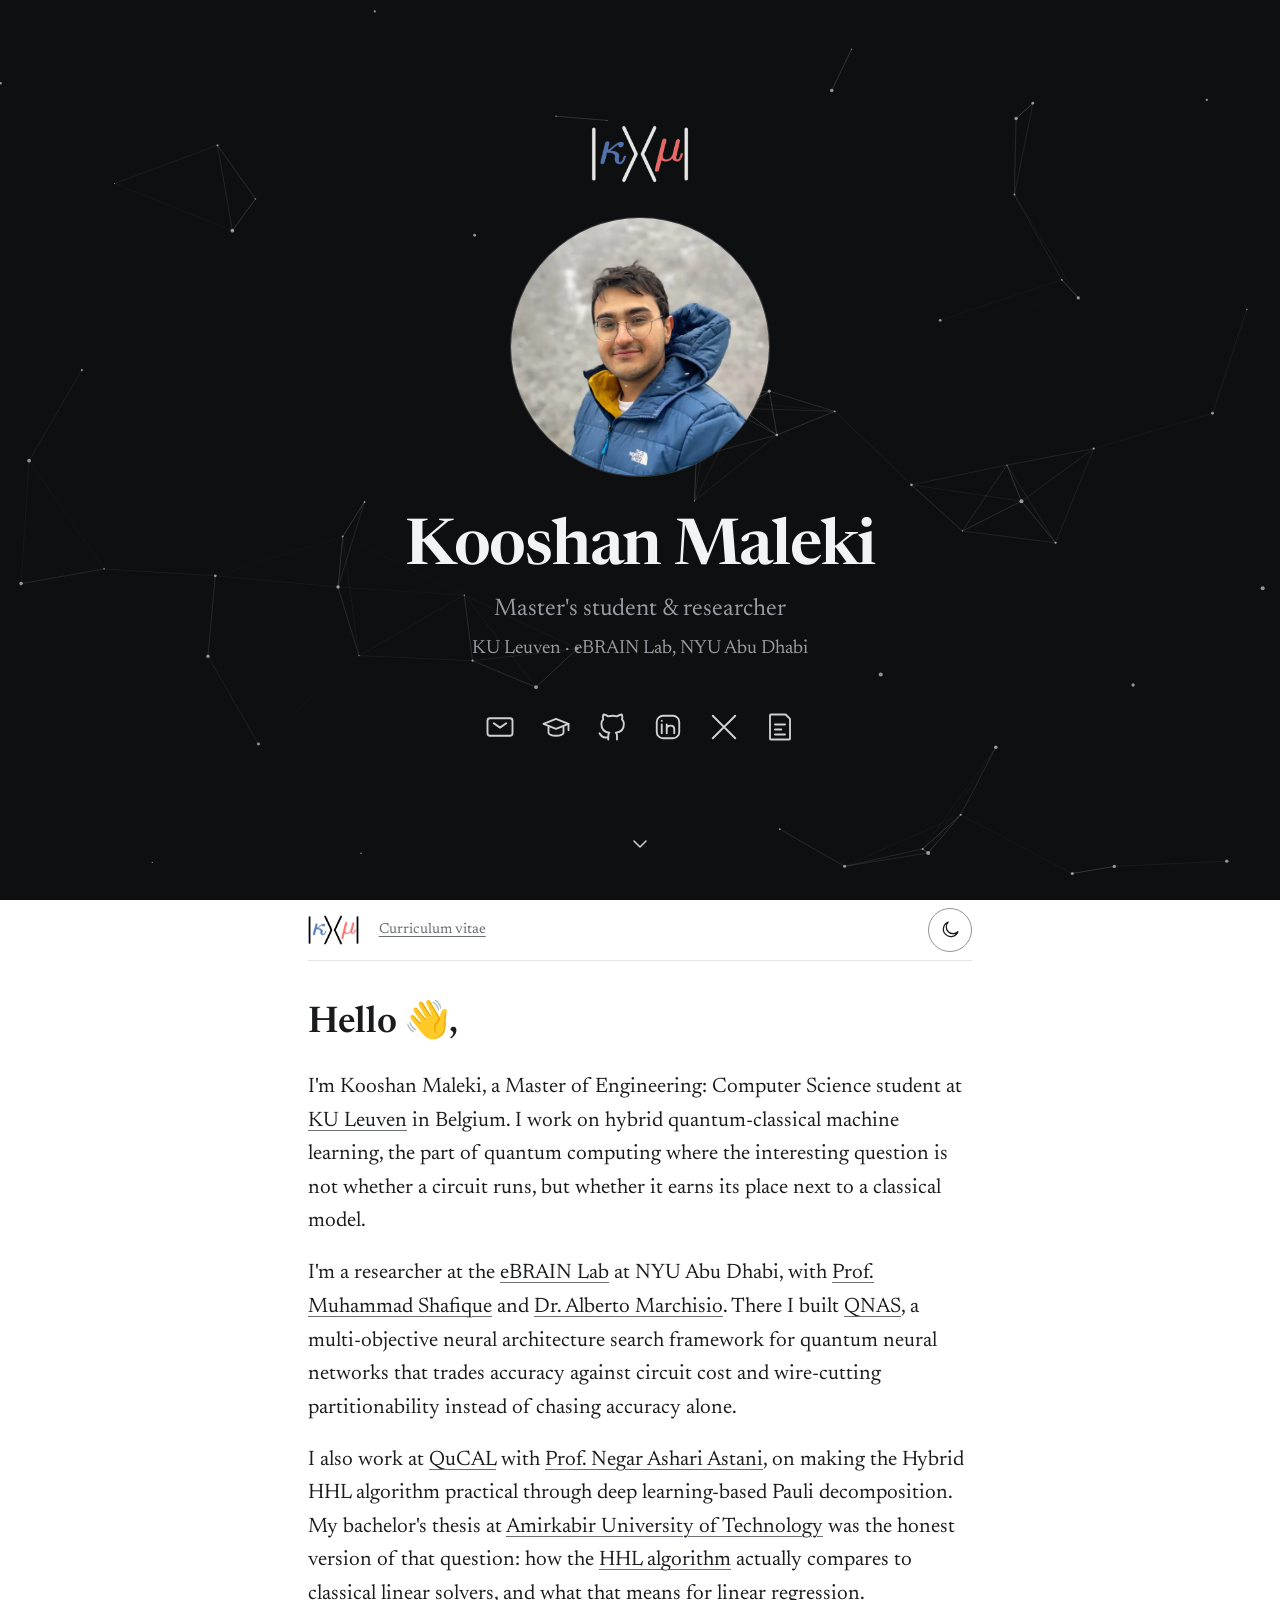
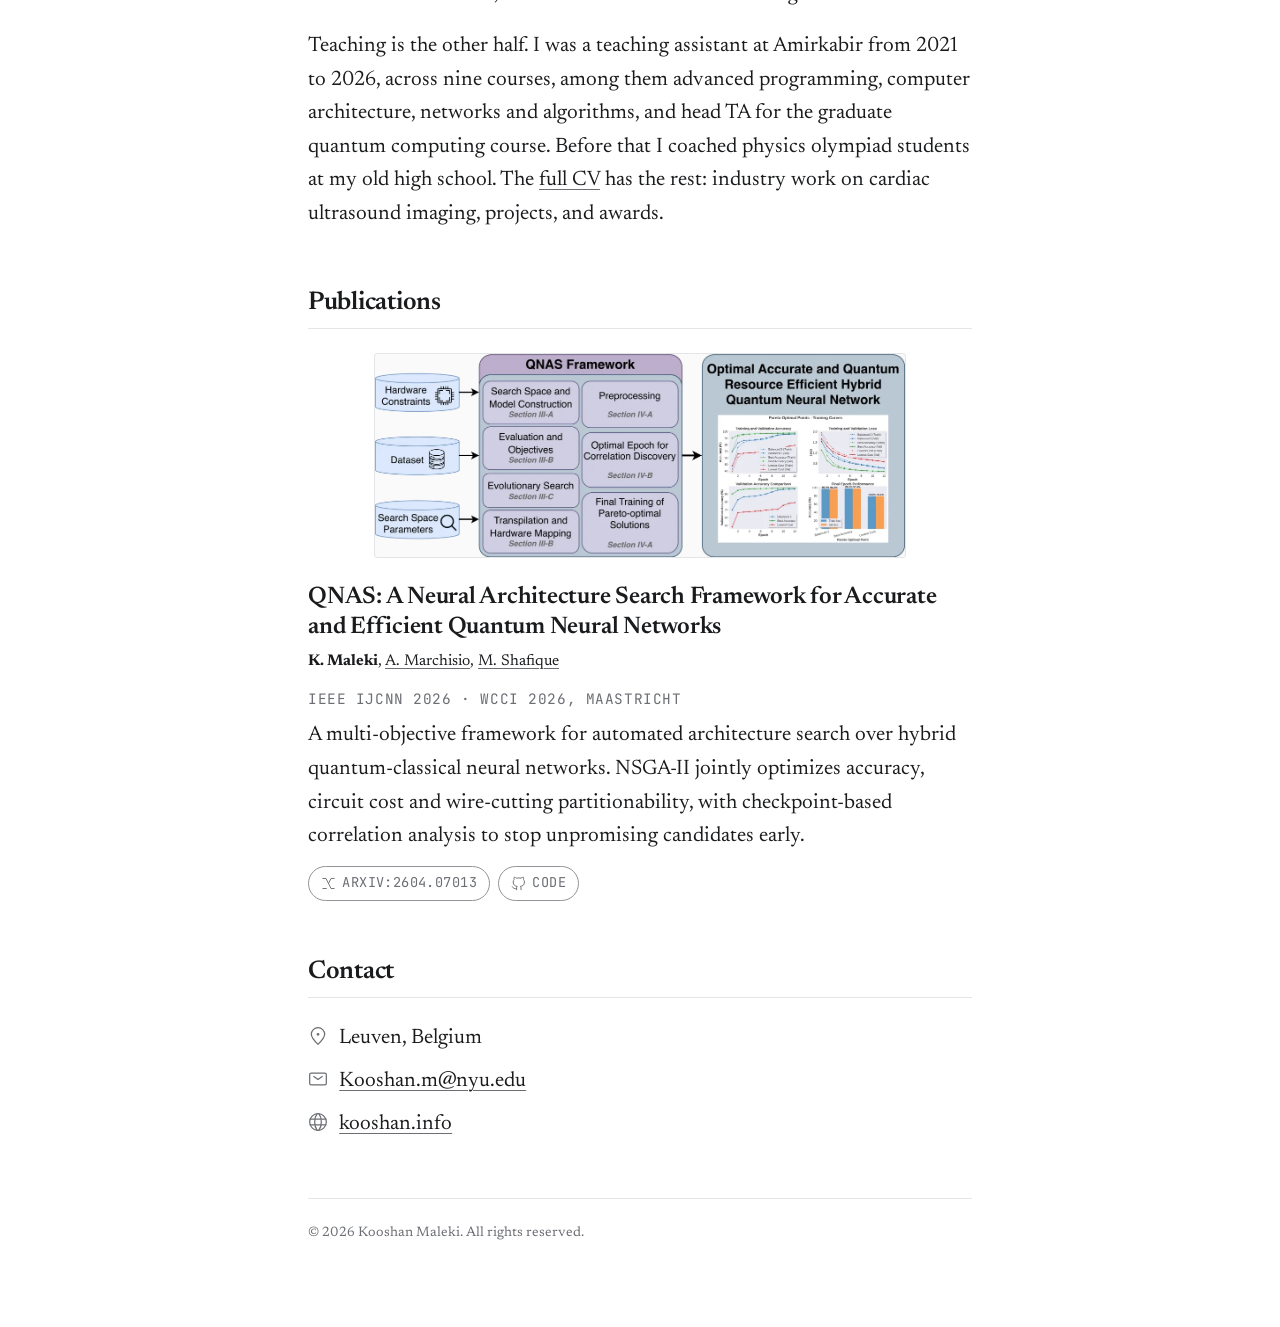
<file: index.html>
<!DOCTYPE html>
<html lang="en" data-theme="light">

<head>
  <meta charset="utf-8">
  <meta name="viewport" content="width=device-width, initial-scale=1">

  <title>Kooshan Maleki</title>
  <meta name="description"
    content="Kooshan Maleki is a Master of Engineering: Computer Science student at KU Leuven and a researcher at the eBRAIN Lab, NYU Abu Dhabi, working on hybrid quantum-classical machine learning. QNAS, arXiv:2604.07013, IEEE IJCNN 2026.">
  <meta name="author" content="Kooshan Maleki">
  <meta name="robots" content="index, follow">
  <link rel="canonical" href="https://kooshan.info">

  <meta property="og:title" content="Kooshan Maleki">
  <meta property="og:description"
    content="Master's student at KU Leuven and researcher in hybrid quantum-classical machine learning. QNAS, arXiv:2604.07013, IEEE IJCNN 2026.">
  <meta property="og:type" content="website">
  <meta property="og:url" content="https://kooshan.info">
  <meta property="og:image" content="https://kooshan.info/static/profile-og.jpg">
  <meta name="twitter:card" content="summary">
  <meta name="twitter:title" content="Kooshan Maleki">
  <meta name="twitter:description"
    content="Master's student at KU Leuven and researcher in hybrid quantum-classical machine learning. QNAS, arXiv:2604.07013, IEEE IJCNN 2026.">
  <meta name="twitter:image" content="https://kooshan.info/static/profile-og.jpg">
  <meta name="theme-color" content="#0e0f11">

  <link rel="icon" href="static/icon.webp" type="image/webp">
  <link rel="icon" href="static/icon.png" type="image/png">
  <link rel="apple-touch-icon" href="static/icon.png">

  <link rel="preconnect" href="https://fonts.googleapis.com">
  <link rel="preconnect" href="https://fonts.gstatic.com" crossorigin>
  <link rel="preload" as="image" href="static/profile.webp">
  <link
    href="https://fonts.googleapis.com/css2?family=Newsreader:ital,opsz,wght@0,6..72,400;0,6..72,600;1,6..72,400&family=JetBrains+Mono:wght@400;500&display=swap"
    rel="stylesheet">
  <link rel="stylesheet" href="styles.css">

  <script>
    // Set the theme before first paint so there is no flash of the wrong one.
    (function () {
      var saved = null;
      try { saved = localStorage.getItem('theme'); } catch (e) { }
      var dark = saved ? saved === 'dark' : matchMedia('(prefers-color-scheme: dark)').matches;
      document.documentElement.setAttribute('data-theme', dark ? 'dark' : 'light');
    })();
  </script>

  <script type="application/ld+json">
    {
      "@context": "https://schema.org",
      "@type": "Person",
      "name": "Kooshan Maleki",
      "url": "https://kooshan.info",
      "image": "https://kooshan.info/static/profile-og.jpg",
      "jobTitle": "Master's Student and Researcher",
      "email": "mailto:Kooshan.m@nyu.edu",
      "affiliation": [
        {
          "@type": "CollegeOrUniversity",
          "name": "KU Leuven"
        },
        {
          "@type": "Organization",
          "name": "eBRAIN Lab, NYU Abu Dhabi"
        }
      ],
      "alumniOf": {
        "@type": "CollegeOrUniversity",
        "name": "Amirkabir University of Technology"
      },
      "knowsAbout": ["Quantum Computing", "Quantum Machine Learning", "Neural Architecture Search"],
      "sameAs": [
        "https://github.com/Kooshano",
        "https://www.linkedin.com/in/Kooshan-Maleki",
        "https://x.com/Kooshanoo",
        "https://scholar.google.com/citations?user=Y-WZ4wkAAAAJ"
      ]
    }
  </script>
</head>

<body>
  <a class="skip-link" href="#main">Skip to main content</a>

  <!-- Icon sprite. Thin stroke, currentColor, so it follows the theme. -->
  <svg xmlns="http://www.w3.org/2000/svg" style="display:none" aria-hidden="true">
    <symbol id="i-mail" viewBox="0 0 24 24">
      <path d="M7 9l5 3.5L17 9" />
      <path d="M2 17V7a2 2 0 012-2h16a2 2 0 012 2v10a2 2 0 01-2 2H4a2 2 0 01-2-2z" />
    </symbol>
    <symbol id="i-scholar" viewBox="0 0 24 24">
      <path d="M2 9.5L12 5.5l10 4-10 4-10-4z" />
      <path d="M6 11.9v4.6c0 1.4 2.7 2.5 6 2.5s6-1.1 6-2.5v-4.6" />
      <path d="M22 9.5v5" />
    </symbol>
    <symbol id="i-github" viewBox="0 0 24 24">
      <path
        d="M16 22.027v-2.87a3.37 3.37 0 00-.94-2.61c3.14-.35 6.44-1.54 6.44-7a5.44 5.44 0 00-1.5-3.75 5.07 5.07 0 00-.09-3.77s-1.18-.35-3.91 1.48a13.38 13.38 0 00-7 0c-2.73-1.83-3.91-1.48-3.91-1.48A5.07 5.07 0 005 5.797a5.44 5.44 0 00-1.5 3.78c0 5.42 3.3 6.61 6.44 7a3.37 3.37 0 00-.94 2.58v2.87M9 20.027c-3 .973-5.5 0-7-3" />
    </symbol>
    <symbol id="i-linkedin" viewBox="0 0 24 24">
      <path d="M21 8v8a5 5 0 01-5 5H8a5 5 0 01-5-5V8a5 5 0 015-5h8a5 5 0 015 5zM7 17v-7" />
      <path d="M11 17v-3.25M11 10v3.75m0 0c0-3.75 6-3.75 6 0V17M7 7.01l.01-.011" />
    </symbol>
    <symbol id="i-x" viewBox="0 0 24 24">
      <path d="M3 3l18 18M21 3L3 21" />
    </symbol>
    <symbol id="i-doc" viewBox="0 0 24 24">
      <path d="M4 21.4V2.6a.6.6 0 01.6-.6h11.652a.6.6 0 01.424.176l3.148 3.148A.6.6 0 0120 5.75V21.4a.6.6 0 01-.6.6H4.6a.6.6 0 01-.6-.6z" />
      <path d="M8 10h8M8 18h8M8 14h5" />
    </symbol>
    <symbol id="i-chevron-down" viewBox="0 0 24 24">
      <path d="M6 9l6 6 6-6" />
    </symbol>
    <symbol id="i-sun" viewBox="0 0 24 24">
      <path d="M12 18a6 6 0 100-12 6 6 0 000 12z" />
      <path d="M12 2v1M12 21v1M21 12h1M2 12h1M18.36 5.64l.7-.7M4.94 19.06l.7-.7M18.36 18.36l.7.7M4.94 4.94l.7.7" />
    </symbol>
    <symbol id="i-moon" viewBox="0 0 24 24">
      <path d="M21.5 14.08A9 9 0 119.92 2.5 7 7 0 0021.5 14.08z" />
    </symbol>
    <symbol id="i-pin" viewBox="0 0 24 24">
      <path d="M20 10c0 4.418-8 12-8 12s-8-7.582-8-12a8 8 0 1116 0z" />
      <path d="M12 11a1 1 0 100-2 1 1 0 000 2z" />
    </symbol>
    <symbol id="i-globe" viewBox="0 0 24 24">
      <path d="M12 22c5.523 0 10-4.477 10-10S17.523 2 12 2 2 6.477 2 12s4.477 10 10 10z" />
      <path d="M13 2.05S16 6 16 12s-3 9.95-3 9.95M11 21.95S8 18 8 12s3-9.95 3-9.95M2.63 15.5H21.4M2.63 8.5H21.4" />
    </symbol>
    <symbol id="i-star" viewBox="0 0 24 24">
      <path
        d="M8.587 8.236l2.598-5.232a.911.911 0 011.63 0l2.598 5.232 5.808.844a.902.902 0 01.503 1.542l-4.202 4.07.992 5.75c.127.738-.653 1.3-1.32.952L12 18.678l-5.195 2.716c-.666.349-1.446-.214-1.319-.951l.992-5.75-4.202-4.071a.902.902 0 01.503-1.542l5.808-.844z" />
    </symbol>
    <symbol id="i-arxiv" viewBox="0 0 24 24">
      <path d="M3 4h5l8 16h5" />
      <path d="M21 4h-5l-3.2 6.4" />
      <path d="M8.5 20H3" />
    </symbol>
  </svg>

  <header class="hero">
    <canvas class="hero-canvas" id="heroCanvas" aria-hidden="true"></canvas>

    <div class="hero-inner">
      <!-- Hero is dark in both themes, so it always takes the light-ink logo. -->
      <img class="hero-logo" src="static/logo-dark.webp" width="304" height="180"
        alt="Kooshan Maleki's logo: the bra-ket expression |κ⟩⟨μ|">
      <img class="hero-photo" src="static/profile.webp" width="600" height="600" fetchpriority="high"
        alt="Kooshan Maleki">
      <h1 class="hero-name">Kooshan Maleki</h1>
      <p class="hero-role">Master's student &amp; researcher</p>
      <p class="hero-place">KU Leuven &middot; eBRAIN Lab, NYU Abu Dhabi</p>

      <nav class="hero-icons" aria-label="Profiles">
        <a class="icon-link" href="mailto:Kooshan.m@nyu.edu" aria-label="Email" title="Email">
          <svg width="24" height="24" fill="none" stroke="currentColor" stroke-width="1.5" stroke-linecap="round"
            stroke-linejoin="round" aria-hidden="true">
            <use href="#i-mail" /></svg>
        </a>
        <a class="icon-link" href="https://scholar.google.com/citations?user=Y-WZ4wkAAAAJ&amp;hl=en" target="_blank"
          rel="noopener noreferrer" aria-label="Google Scholar" title="Google Scholar">
          <svg width="24" height="24" fill="none" stroke="currentColor" stroke-width="1.5" stroke-linecap="round"
            stroke-linejoin="round" aria-hidden="true">
            <use href="#i-scholar" /></svg>
        </a>
        <a class="icon-link" href="https://github.com/Kooshano" target="_blank" rel="noopener noreferrer"
          aria-label="GitHub" title="GitHub">
          <svg width="24" height="24" fill="none" stroke="currentColor" stroke-width="1.5" stroke-linecap="round"
            stroke-linejoin="round" aria-hidden="true">
            <use href="#i-github" /></svg>
        </a>
        <a class="icon-link" href="https://www.linkedin.com/in/Kooshan-Maleki" target="_blank" rel="noopener noreferrer"
          aria-label="LinkedIn" title="LinkedIn">
          <svg width="24" height="24" fill="none" stroke="currentColor" stroke-width="1.5" stroke-linecap="round"
            stroke-linejoin="round" aria-hidden="true">
            <use href="#i-linkedin" /></svg>
        </a>
        <a class="icon-link" href="https://x.com/Kooshanoo" target="_blank" rel="noopener noreferrer" aria-label="X" title="X">
          <svg width="24" height="24" fill="none" stroke="currentColor" stroke-width="1.5" stroke-linecap="round"
            stroke-linejoin="round" aria-hidden="true">
            <use href="#i-x" /></svg>
        </a>
        <a class="icon-link" href="cv/" aria-label="Curriculum Vitae" title="Curriculum Vitae">
          <svg width="24" height="24" fill="none" stroke="currentColor" stroke-width="1.5" stroke-linecap="round"
            stroke-linejoin="round" aria-hidden="true">
            <use href="#i-doc" /></svg>
        </a>
      </nav>
    </div>

    <a class="icon-link hero-scroll" href="#main" aria-label="Scroll down">
      <svg width="24" height="24" fill="none" stroke="currentColor" stroke-width="1.5" stroke-linecap="round"
        stroke-linejoin="round" aria-hidden="true">
        <use href="#i-chevron-down" /></svg>
    </a>
  </header>

  <div class="column" id="main">
    <div class="bar">
      <span class="bar-logo">
        <img class="logo-light" src="static/logo-light.webp" width="304" height="180"
          alt="Kooshan Maleki's logo: the bra-ket expression |κ⟩⟨μ|">
        <img class="logo-dark" src="static/logo-dark.webp" width="304" height="180" alt="" aria-hidden="true">
      </span>
      <a class="bar-link" href="cv/">Curriculum vitae</a>
      <button class="theme-toggle" type="button" aria-label="Switch theme">
        <svg width="20" height="20" class="icon-sun" fill="none" stroke="currentColor" stroke-width="1.5"
          stroke-linecap="round" stroke-linejoin="round" aria-hidden="true">
          <use href="#i-sun" /></svg>
        <svg width="20" height="20" class="icon-moon" fill="none" stroke="currentColor" stroke-width="1.5"
          stroke-linecap="round" stroke-linejoin="round" aria-hidden="true">
          <use href="#i-moon" /></svg>
      </button>
    </div>

    <main>
      <h1>Hello 👋,</h1>

      <p>
        I'm Kooshan Maleki, a Master of Engineering: Computer Science student at
        <a href="https://www.kuleuven.be" target="_blank" rel="noopener noreferrer">KU Leuven</a>
        in Belgium. I work on hybrid quantum-classical machine learning, the part of quantum computing
        where the interesting question is not whether a circuit runs, but whether it earns its place next
        to a classical model.
      </p>

      <p>
        I'm a researcher at the
        <a href="https://ebrain4everyone.com" target="_blank" rel="noopener noreferrer">eBRAIN Lab</a>
        at NYU Abu Dhabi, with
        <a href="https://scholar.google.com/citations?user=xSR276UAAAAJ&amp;hl=en" target="_blank"
          rel="noopener noreferrer">Prof. Muhammad Shafique</a> and
        <a href="https://scholar.google.com/citations?user=6QPlLnAAAAAJ&amp;hl=en" target="_blank"
          rel="noopener noreferrer">Dr. Alberto Marchisio</a>. There I built
        <a href="#publications">QNAS</a>, a multi-objective neural architecture search framework for quantum
        neural networks that trades accuracy against circuit cost and wire-cutting partitionability instead of
        chasing accuracy alone.
      </p>

      <p>
        I also work at <a href="https://qucal.aut.ac.ir" target="_blank" rel="noopener noreferrer">QuCAL</a>
        with <a href="https://infoscience.epfl.ch/entities/person/1ffb2690-902e-4d17-94ff-0d7d05c74138" target="_blank"
          rel="noopener noreferrer">Prof. Negar Ashari Astani</a>, on making the Hybrid HHL algorithm practical
        through deep learning-based Pauli decomposition. My bachelor's thesis at
        <a href="https://aut.ac.ir" target="_blank" rel="noopener noreferrer">Amirkabir University of Technology</a>
        was the honest version of that question: how the
        <a href="https://github.com/Kooshano/HHL" target="_blank" rel="noopener noreferrer">HHL algorithm</a>
        actually compares to classical linear solvers, and what that means for linear regression.
      </p>

      <p>
        Teaching is the other half. I was a teaching assistant at Amirkabir from 2021 to 2026, across nine courses,
        among them advanced programming, computer architecture, networks and algorithms, and head TA for the
        graduate quantum computing course. Before that I coached physics olympiad students at my old high school. The
        <a href="cv/">full CV</a> has the rest: industry work on cardiac ultrasound imaging, projects, and awards.
      </p>

      <!-- A paragraph about life outside research goes well here: what you read,
           watch, play or build for its own sake. Written by you, not for you. -->


      <section id="publications">
        <h2>Publications</h2>

        <article class="entry">
          <div class="figure">
            <img src="static/novelty.webp" width="1200" height="461" loading="lazy" decoding="async"
              alt="QNAS pipeline: search space, NSGA-II optimization, and Pareto-optimal architecture selection">
          </div>
          <h3>QNAS: A Neural Architecture Search Framework for Accurate and Efficient Quantum Neural Networks</h3>
          <p class="authors"><strong>K. Maleki</strong>,
            <a href="https://scholar.google.com/citations?user=6QPlLnAAAAAJ&amp;hl=en" target="_blank"
              rel="noopener noreferrer">A. Marchisio</a>,
            <a href="https://scholar.google.com/citations?user=xSR276UAAAAJ&amp;hl=en" target="_blank"
              rel="noopener noreferrer">M. Shafique</a>
          </p>
          <span class="meta venue">IEEE IJCNN 2026 &middot; WCCI 2026, Maastricht</span>
          <p>
            A multi-objective framework for automated architecture search over hybrid quantum-classical neural
            networks. NSGA-II jointly optimizes accuracy, circuit cost and wire-cutting partitionability, with
            checkpoint-based correlation analysis to stop unpromising candidates early.
          </p>
          <p class="links">
            <a class="button" href="https://arxiv.org/abs/2604.07013" target="_blank" rel="noopener noreferrer">
              <svg fill="none" stroke="currentColor" stroke-width="1.5" stroke-linecap="round" stroke-linejoin="round"
                aria-hidden="true">
                <use href="#i-arxiv" /></svg>
              arXiv:2604.07013
            </a>
            <a class="button" data-repo="Kooshano/QNAS" href="https://github.com/Kooshano/QNAS" target="_blank"
              rel="noopener noreferrer">
              <svg fill="none" stroke="currentColor" stroke-width="1.5" stroke-linecap="round" stroke-linejoin="round"
                aria-hidden="true">
                <use href="#i-github" /></svg>
              Code
              <span class="stars">
                <svg width="12" height="12" fill="none" stroke="currentColor" stroke-width="1.5" stroke-linecap="round"
                  stroke-linejoin="round" aria-hidden="true">
                  <use href="#i-star" /></svg>
                <span class="stars-count"></span>
              </span>
            </a>
          </p>
        </article>
      </section>

      <section id="contact">
        <h2>Contact</h2>
        <ul class="contact-list">
          <li>
            <svg fill="none" stroke="currentColor" stroke-width="1.5" stroke-linecap="round" stroke-linejoin="round"
              aria-hidden="true">
              <use href="#i-pin" /></svg>
            <span>Leuven, Belgium</span>
          </li>
          <li>
            <svg fill="none" stroke="currentColor" stroke-width="1.5" stroke-linecap="round" stroke-linejoin="round"
              aria-hidden="true">
              <use href="#i-mail" /></svg>
            <a href="mailto:Kooshan.m@nyu.edu">Kooshan.m@nyu.edu</a>
          </li>
          <li>
            <svg fill="none" stroke="currentColor" stroke-width="1.5" stroke-linecap="round" stroke-linejoin="round"
              aria-hidden="true">
              <use href="#i-globe" /></svg>
            <a href="https://kooshan.info">kooshan.info</a>
          </li>
        </ul>
      </section>
    </main>

    <footer>
      <p>&copy; <time datetime="2026">2026</time> Kooshan Maleki. All rights reserved.</p>
    </footer>
  </div>

  <script src="script.js"></script>
</body>

</html>
</file>
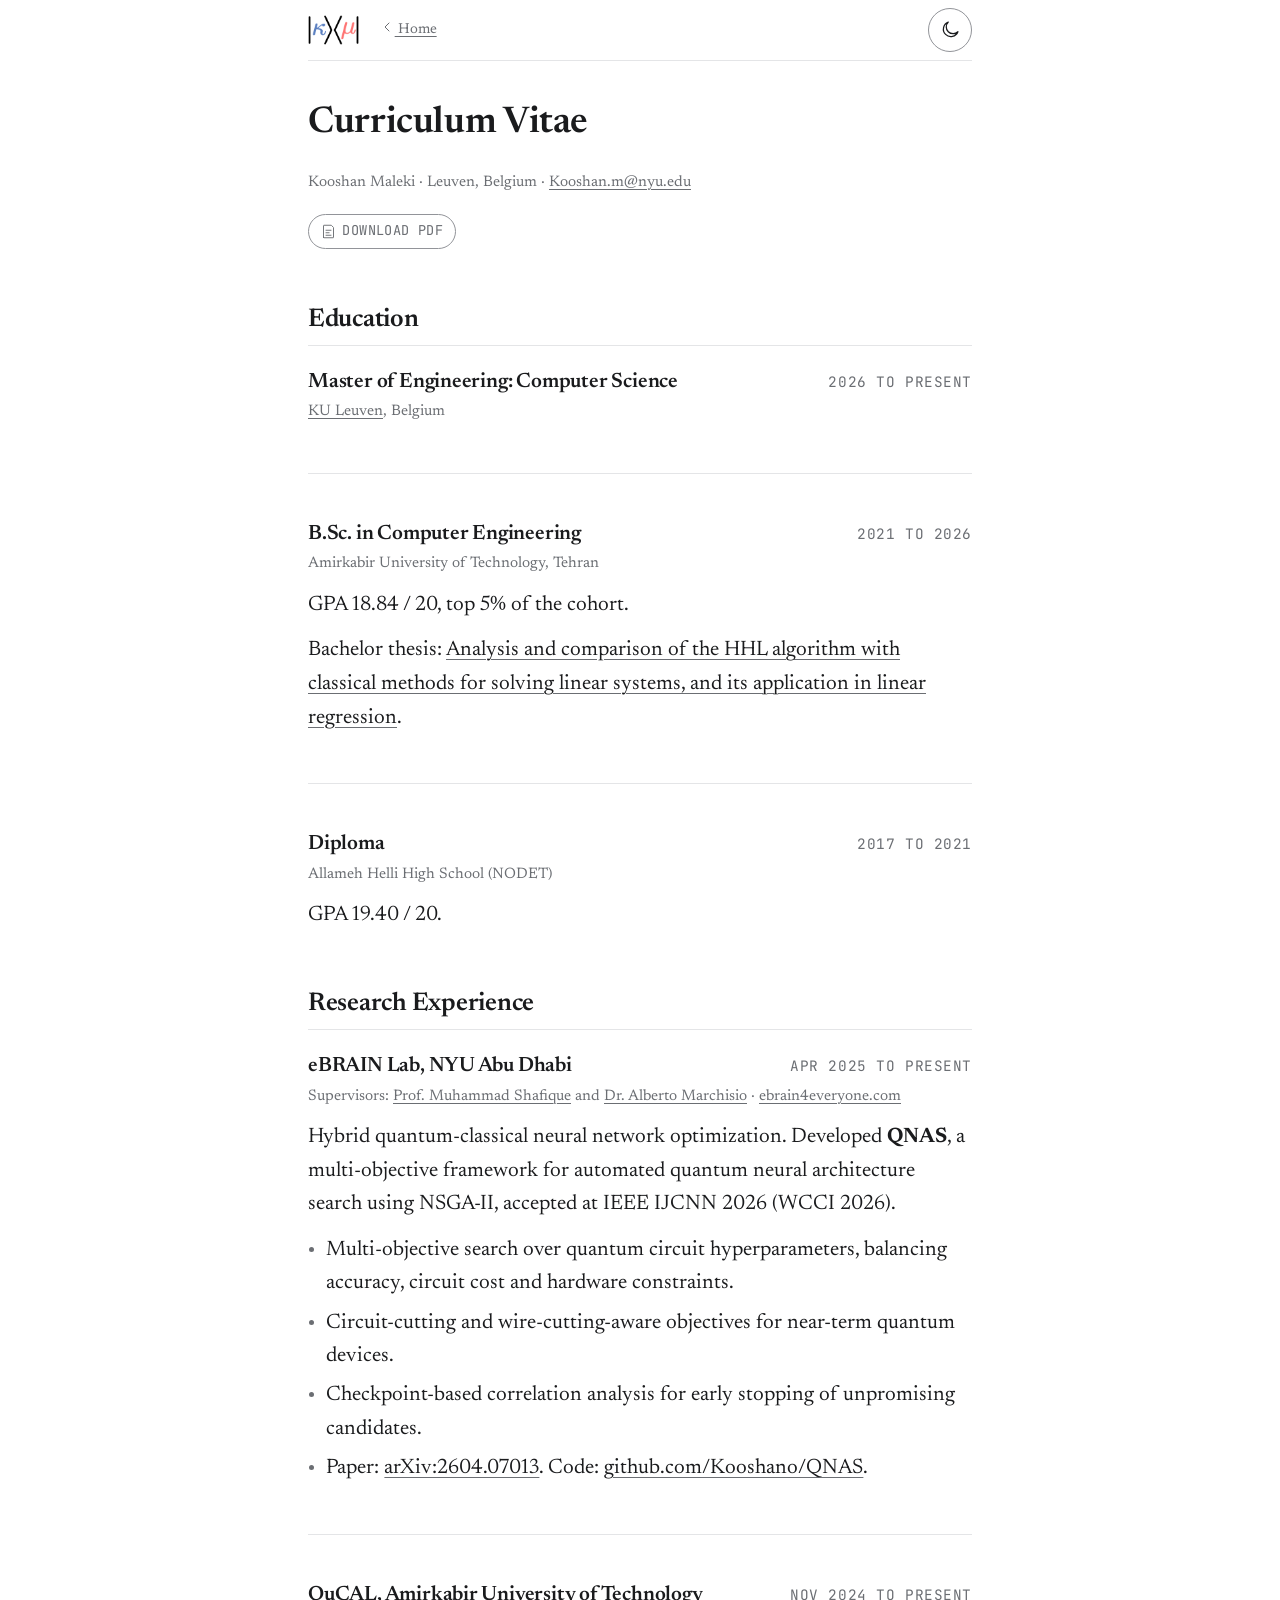
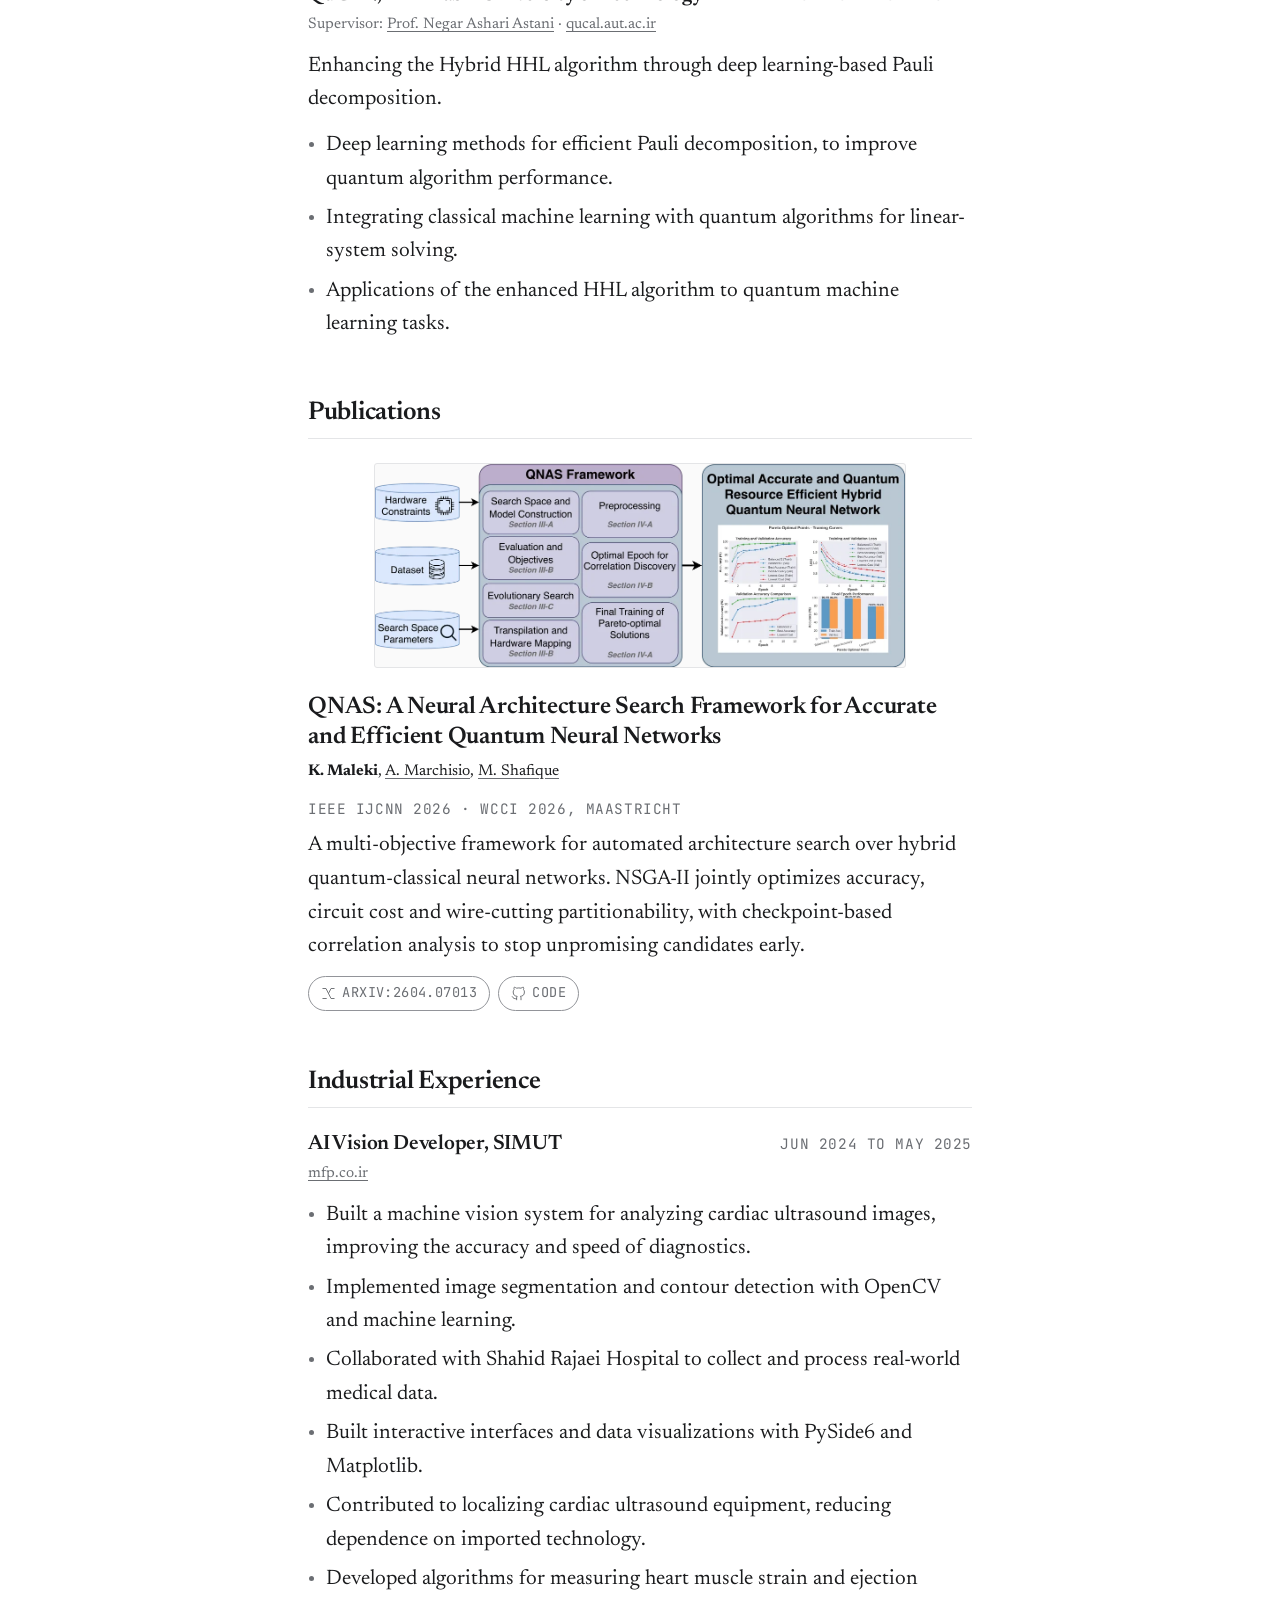
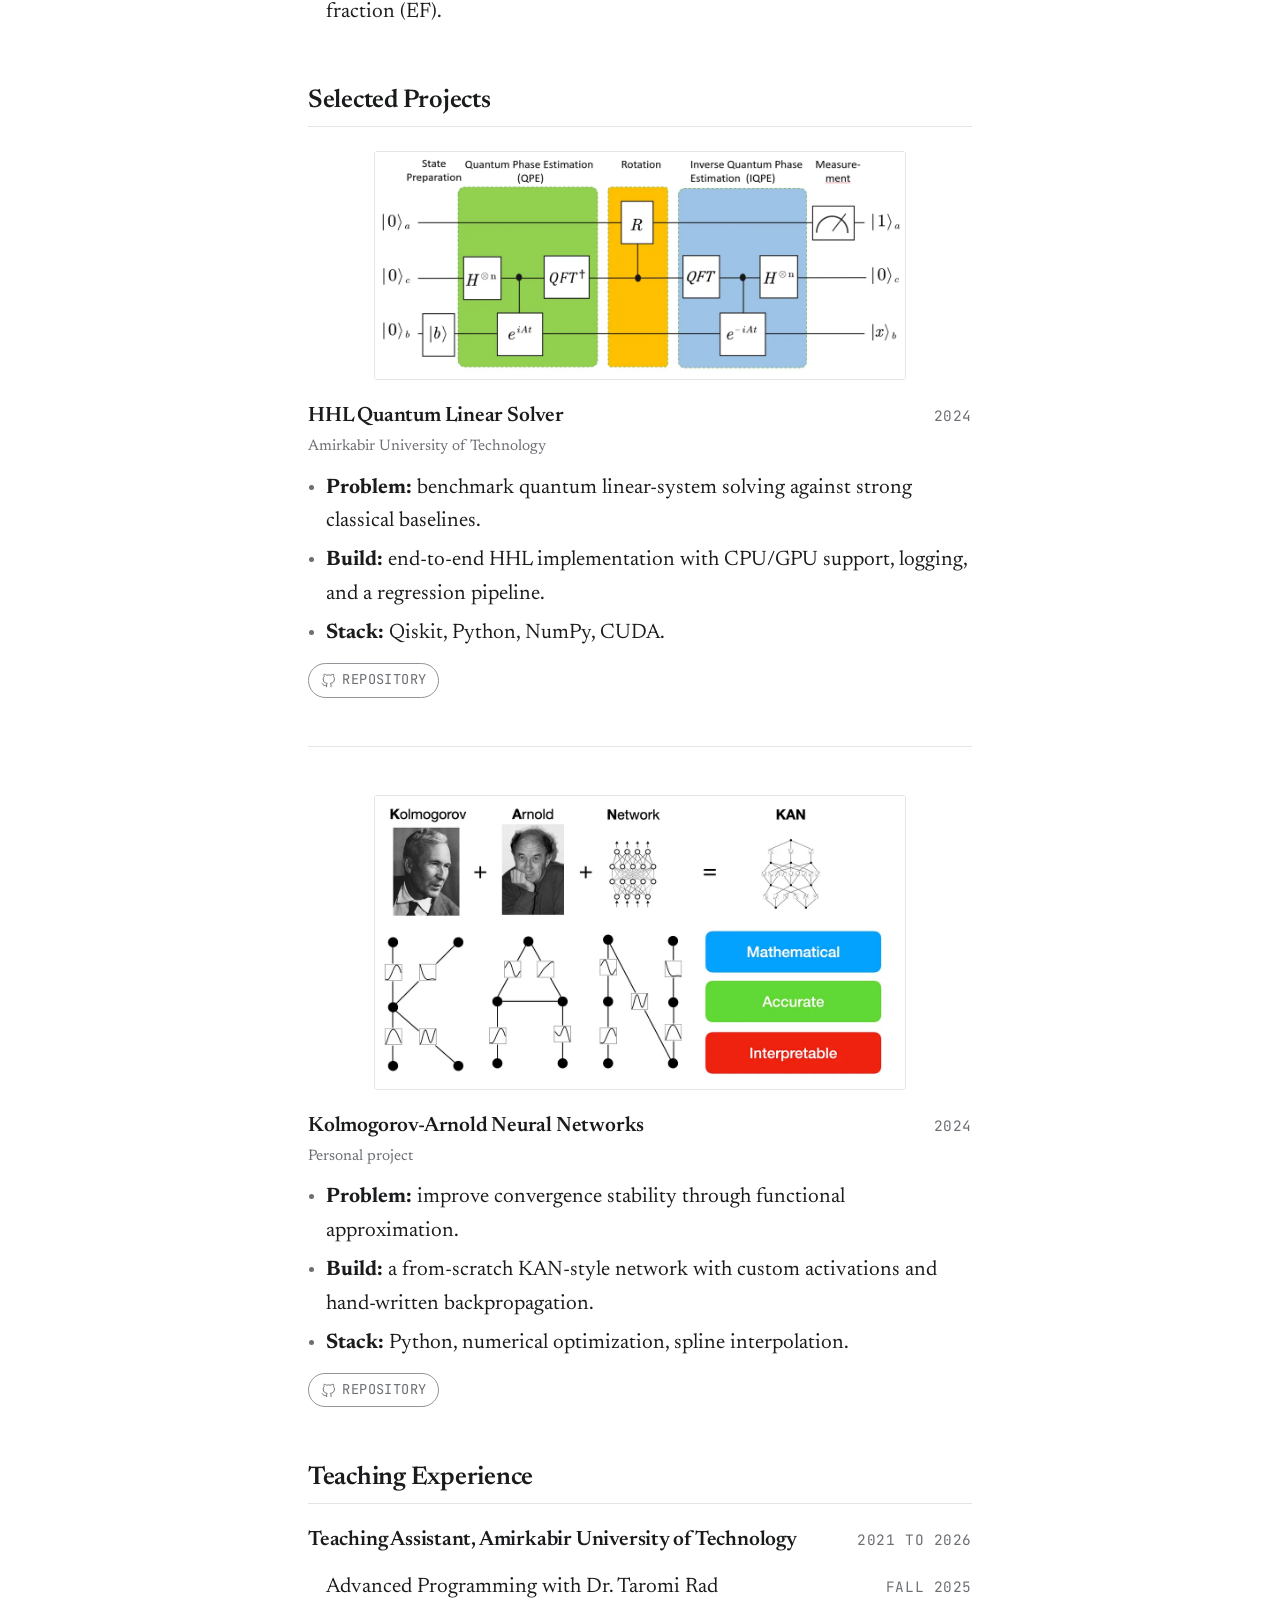
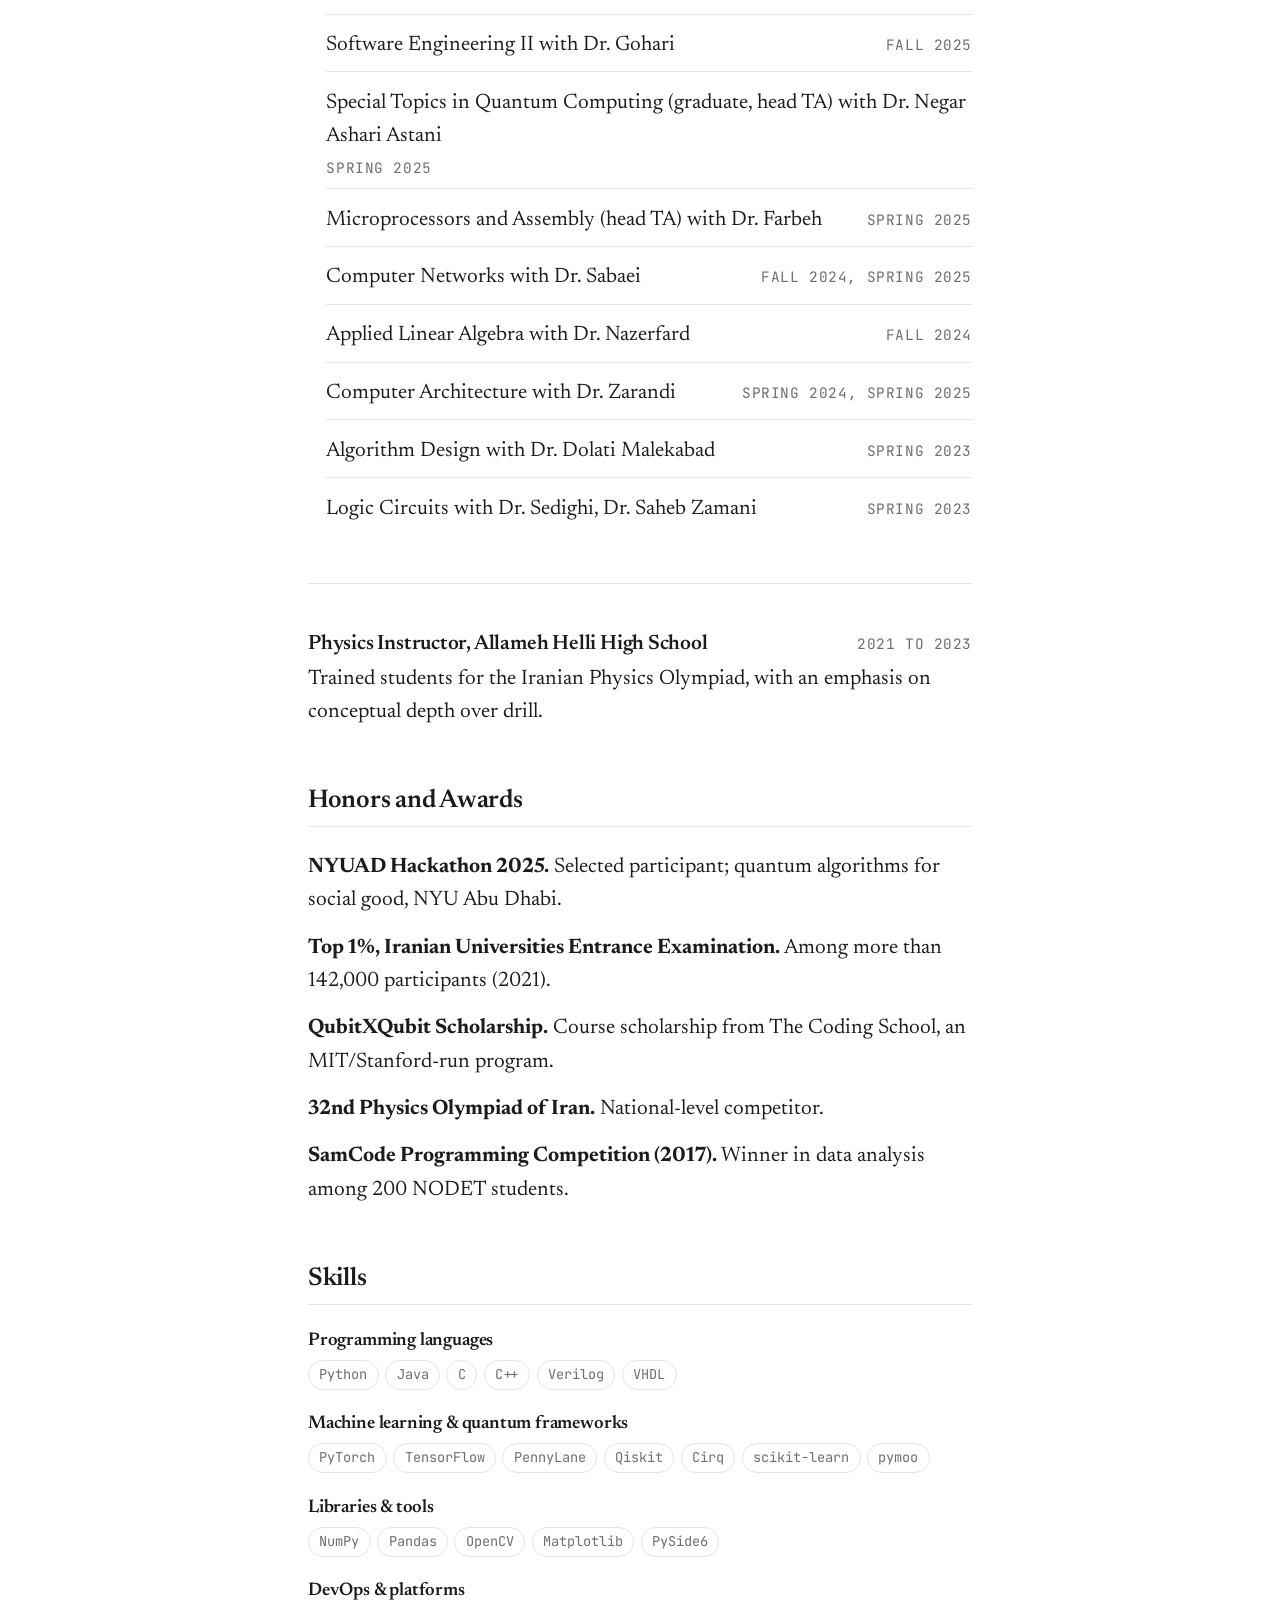
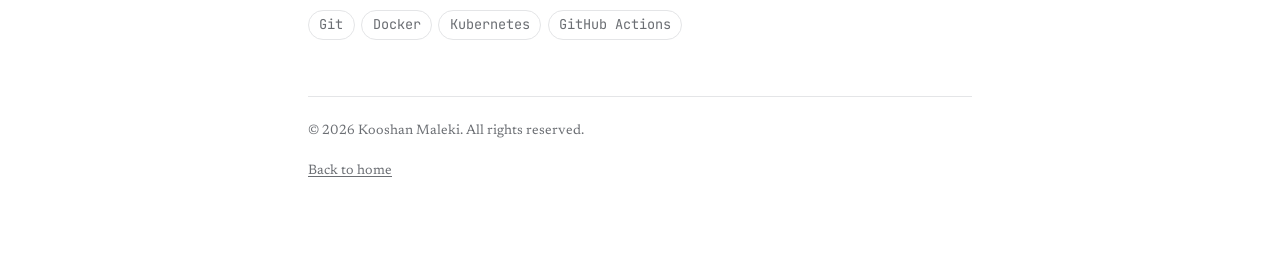
<file: cv/index.html>
<!DOCTYPE html>
<html lang="en" data-theme="light">

<head>
  <meta charset="utf-8">
  <meta name="viewport" content="width=device-width, initial-scale=1">

  <title>Curriculum Vitae of Kooshan Maleki</title>
  <meta name="description"
    content="Curriculum vitae of Kooshan Maleki, Master of Engineering: Computer Science student at KU Leuven and researcher at the eBRAIN Lab (NYU Abu Dhabi) and QuCAL: education, publications, industrial experience, projects, teaching, awards and skills.">
  <meta name="author" content="Kooshan Maleki">
  <meta name="robots" content="index, follow">
  <link rel="canonical" href="https://kooshan.info/cv/">

  <meta property="og:title" content="Curriculum Vitae of Kooshan Maleki">
  <meta property="og:description"
    content="Education, research, publications, teaching and awards of Kooshan Maleki.">
  <meta property="og:type" content="profile">
  <meta property="og:url" content="https://kooshan.info/cv/">
  <meta property="og:image" content="https://kooshan.info/static/profile-og.jpg">
  <meta name="twitter:card" content="summary">
  <meta name="theme-color" content="#0e0f11">

  <link rel="icon" href="../static/icon.webp" type="image/webp">
  <link rel="icon" href="../static/icon.png" type="image/png">
  <link rel="apple-touch-icon" href="../static/icon.png">

  <link rel="preconnect" href="https://fonts.googleapis.com">
  <link rel="preconnect" href="https://fonts.gstatic.com" crossorigin>
  <link
    href="https://fonts.googleapis.com/css2?family=Newsreader:ital,opsz,wght@0,6..72,400;0,6..72,600;1,6..72,400&family=JetBrains+Mono:wght@400;500&display=swap"
    rel="stylesheet">
  <link rel="stylesheet" href="../styles.css">

  <script>
    (function () {
      var saved = null;
      try { saved = localStorage.getItem('theme'); } catch (e) { }
      var dark = saved ? saved === 'dark' : matchMedia('(prefers-color-scheme: dark)').matches;
      document.documentElement.setAttribute('data-theme', dark ? 'dark' : 'light');
    })();
  </script>
</head>

<body>
  <a class="skip-link" href="#main">Skip to main content</a>

  <svg xmlns="http://www.w3.org/2000/svg" style="display:none" aria-hidden="true">
    <symbol id="i-arrow-left" viewBox="0 0 24 24">
      <path d="M15 6l-6 6 6 6" />
    </symbol>
    <symbol id="i-github" viewBox="0 0 24 24">
      <path
        d="M16 22.027v-2.87a3.37 3.37 0 00-.94-2.61c3.14-.35 6.44-1.54 6.44-7a5.44 5.44 0 00-1.5-3.75 5.07 5.07 0 00-.09-3.77s-1.18-.35-3.91 1.48a13.38 13.38 0 00-7 0c-2.73-1.83-3.91-1.48-3.91-1.48A5.07 5.07 0 005 5.797a5.44 5.44 0 00-1.5 3.78c0 5.42 3.3 6.61 6.44 7a3.37 3.37 0 00-.94 2.58v2.87M9 20.027c-3 .973-5.5 0-7-3" />
    </symbol>
    <symbol id="i-doc" viewBox="0 0 24 24">
      <path d="M4 21.4V2.6a.6.6 0 01.6-.6h11.652a.6.6 0 01.424.176l3.148 3.148A.6.6 0 0120 5.75V21.4a.6.6 0 01-.6.6H4.6a.6.6 0 01-.6-.6z" />
      <path d="M8 10h8M8 18h8M8 14h5" />
    </symbol>
    <symbol id="i-sun" viewBox="0 0 24 24">
      <path d="M12 18a6 6 0 100-12 6 6 0 000 12z" />
      <path d="M12 2v1M12 21v1M21 12h1M2 12h1M18.36 5.64l.7-.7M4.94 19.06l.7-.7M18.36 18.36l.7.7M4.94 4.94l.7.7" />
    </symbol>
    <symbol id="i-moon" viewBox="0 0 24 24">
      <path d="M21.5 14.08A9 9 0 119.92 2.5 7 7 0 0021.5 14.08z" />
    </symbol>
    <symbol id="i-star" viewBox="0 0 24 24">
      <path
        d="M8.587 8.236l2.598-5.232a.911.911 0 011.63 0l2.598 5.232 5.808.844a.902.902 0 01.503 1.542l-4.202 4.07.992 5.75c.127.738-.653 1.3-1.32.952L12 18.678l-5.195 2.716c-.666.349-1.446-.214-1.319-.951l.992-5.75-4.202-4.071a.902.902 0 01.503-1.542l5.808-.844z" />
    </symbol>
    <symbol id="i-arxiv" viewBox="0 0 24 24">
      <path d="M3 4h5l8 16h5" />
      <path d="M21 4h-5l-3.2 6.4" />
      <path d="M8.5 20H3" />
    </symbol>
  </svg>

  <div class="column">
    <div class="bar">
      <!-- Not a link: the "Home" link sits right beside it, and two adjacent
           links to the same page is noise for anyone navigating by link. -->
      <span class="bar-logo">
        <img class="logo-light" src="../static/logo-light.webp" width="304" height="180"
          alt="Kooshan Maleki's logo: the bra-ket expression |κ⟩⟨μ|">
        <img class="logo-dark" src="../static/logo-dark.webp" width="304" height="180" alt="" aria-hidden="true">
      </span>
      <a class="bar-link" href="../">
        <svg width="16" height="16" fill="none" stroke="currentColor" stroke-width="1.5" stroke-linecap="round"
          stroke-linejoin="round" aria-hidden="true" style="vertical-align:-2px">
          <use href="#i-arrow-left" /></svg>
        Home
      </a>
      <button class="theme-toggle" type="button" aria-label="Switch theme">
        <svg width="20" height="20" class="icon-sun" fill="none" stroke="currentColor" stroke-width="1.5"
          stroke-linecap="round" stroke-linejoin="round" aria-hidden="true">
          <use href="#i-sun" /></svg>
        <svg width="20" height="20" class="icon-moon" fill="none" stroke="currentColor" stroke-width="1.5"
          stroke-linecap="round" stroke-linejoin="round" aria-hidden="true">
          <use href="#i-moon" /></svg>
      </button>
    </div>

    <main id="main">
      <h1>Curriculum Vitae</h1>
      <p class="lead-in">Kooshan Maleki &middot; Leuven, Belgium &middot;
        <a href="mailto:Kooshan.m@nyu.edu">Kooshan.m@nyu.edu</a>
      </p>

      <p class="links">
        <a class="button" href="../static/CV.pdf" target="_blank" rel="noopener">
          <svg fill="none" stroke="currentColor" stroke-width="1.5" stroke-linecap="round" stroke-linejoin="round"
            aria-hidden="true">
            <use href="#i-doc" /></svg>
          Download PDF
        </a>
      </p>

      <!-- ===== Education ===== -->
      <section id="education">
        <h2>Education</h2>

        <article class="entry">
          <div class="entry-head">
            <h3>Master of Engineering: Computer Science</h3>
            <span class="meta">2026 to Present</span>
          </div>
          <p class="entry-sub"><a href="https://www.kuleuven.be" target="_blank" rel="noopener noreferrer">KU
              Leuven</a>, Belgium</p>
        </article>

        <article class="entry">
          <div class="entry-head">
            <h3>B.Sc. in Computer Engineering</h3>
            <span class="meta">2021 to 2026</span>
          </div>
          <p class="entry-sub">Amirkabir University of Technology, Tehran</p>
          <p>GPA 18.84 / 20, top 5% of the cohort.</p>
          <p>
            Bachelor thesis:
            <a href="https://github.com/Kooshano/HHL" target="_blank" rel="noopener noreferrer">Analysis and comparison
              of the HHL algorithm with classical methods for solving linear systems, and its application in linear
              regression</a>.
          </p>
        </article>

        <article class="entry">
          <div class="entry-head">
            <h3>Diploma</h3>
            <span class="meta">2017 to 2021</span>
          </div>
          <p class="entry-sub">Allameh Helli High School (NODET)</p>
          <p>GPA 19.40 / 20.</p>
        </article>
      </section>

      <!-- ===== Research ===== -->
      <section id="research">
        <h2>Research Experience</h2>

        <article class="entry">
          <div class="entry-head">
            <h3>eBRAIN Lab, NYU Abu Dhabi</h3>
            <span class="meta">Apr 2025 to Present</span>
          </div>
          <p class="entry-sub">
            Supervisors:
            <a href="https://scholar.google.com/citations?user=xSR276UAAAAJ&amp;hl=en" target="_blank"
              rel="noopener noreferrer">Prof. Muhammad Shafique</a> and
            <a href="https://scholar.google.com/citations?user=6QPlLnAAAAAJ&amp;hl=en" target="_blank"
              rel="noopener noreferrer">Dr. Alberto Marchisio</a> &middot;
            <a href="https://ebrain4everyone.com" target="_blank" rel="noopener noreferrer">ebrain4everyone.com</a>
          </p>
          <p>
            Hybrid quantum-classical neural network optimization. Developed <strong>QNAS</strong>, a multi-objective
            framework for automated quantum neural architecture search using NSGA-II, accepted at IEEE IJCNN 2026
            (WCCI 2026).
          </p>
          <ul>
            <li>Multi-objective search over quantum circuit hyperparameters, balancing accuracy, circuit cost and
              hardware constraints.</li>
            <li>Circuit-cutting and wire-cutting-aware objectives for near-term quantum devices.</li>
            <li>Checkpoint-based correlation analysis for early stopping of unpromising candidates.</li>
            <li>Paper: <a href="https://arxiv.org/abs/2604.07013" target="_blank"
                rel="noopener noreferrer">arXiv:2604.07013</a>. Code:
              <a href="https://github.com/Kooshano/QNAS" target="_blank"
                rel="noopener noreferrer">github.com/Kooshano/QNAS</a>.
            </li>
          </ul>
        </article>

        <article class="entry">
          <div class="entry-head">
            <h3>QuCAL, Amirkabir University of Technology</h3>
            <span class="meta">Nov 2024 to Present</span>
          </div>
          <p class="entry-sub">
            Supervisor:
            <a href="https://infoscience.epfl.ch/entities/person/1ffb2690-902e-4d17-94ff-0d7d05c74138" target="_blank"
              rel="noopener noreferrer">Prof. Negar Ashari Astani</a> &middot;
            <a href="https://qucal.aut.ac.ir" target="_blank" rel="noopener noreferrer">qucal.aut.ac.ir</a>
          </p>
          <p>
            Enhancing the Hybrid HHL algorithm through deep learning-based Pauli decomposition.
          </p>
          <ul>
            <li>Deep learning methods for efficient Pauli decomposition, to improve quantum algorithm performance.</li>
            <li>Integrating classical machine learning with quantum algorithms for linear-system solving.</li>
            <li>Applications of the enhanced HHL algorithm to quantum machine learning tasks.</li>
          </ul>
        </article>
      </section>

      <!-- ===== Publications ===== -->
      <section id="publications">
        <h2>Publications</h2>

        <article class="entry">
          <div class="figure">
            <img src="../static/novelty.webp" width="1200" height="461" loading="lazy" decoding="async"
              alt="QNAS pipeline: search space, NSGA-II optimization, and Pareto-optimal architecture selection">
          </div>
          <h3>QNAS: A Neural Architecture Search Framework for Accurate and Efficient Quantum Neural Networks</h3>
          <p class="authors"><strong>K. Maleki</strong>,
            <a href="https://scholar.google.com/citations?user=6QPlLnAAAAAJ&amp;hl=en" target="_blank"
              rel="noopener noreferrer">A. Marchisio</a>,
            <a href="https://scholar.google.com/citations?user=xSR276UAAAAJ&amp;hl=en" target="_blank"
              rel="noopener noreferrer">M. Shafique</a>
          </p>
          <span class="meta venue">IEEE IJCNN 2026 &middot; WCCI 2026, Maastricht</span>
          <p>
            A multi-objective framework for automated architecture search over hybrid quantum-classical neural
            networks. NSGA-II jointly optimizes accuracy, circuit cost and wire-cutting partitionability, with
            checkpoint-based correlation analysis to stop unpromising candidates early.
          </p>
          <p class="links">
            <a class="button" href="https://arxiv.org/abs/2604.07013" target="_blank" rel="noopener noreferrer">
              <svg fill="none" stroke="currentColor" stroke-width="1.5" stroke-linecap="round" stroke-linejoin="round"
                aria-hidden="true">
                <use href="#i-arxiv" /></svg>
              arXiv:2604.07013
            </a>
            <a class="button" data-repo="Kooshano/QNAS" href="https://github.com/Kooshano/QNAS" target="_blank"
              rel="noopener noreferrer">
              <svg fill="none" stroke="currentColor" stroke-width="1.5" stroke-linecap="round" stroke-linejoin="round"
                aria-hidden="true">
                <use href="#i-github" /></svg>
              Code
              <span class="stars">
                <svg width="12" height="12" fill="none" stroke="currentColor" stroke-width="1.5" stroke-linecap="round"
                  stroke-linejoin="round" aria-hidden="true">
                  <use href="#i-star" /></svg>
                <span class="stars-count"></span>
              </span>
            </a>
          </p>
        </article>
      </section>

      <!-- ===== Industrial ===== -->
      <section id="experience">
        <h2>Industrial Experience</h2>

        <article class="entry">
          <div class="entry-head">
            <h3>AI Vision Developer, SIMUT</h3>
            <span class="meta">Jun 2024 to May 2025</span>
          </div>
          <p class="entry-sub"><a href="https://mfp.co.ir" target="_blank" rel="noopener noreferrer">mfp.co.ir</a></p>
          <ul>
            <li>Built a machine vision system for analyzing cardiac ultrasound images, improving the accuracy and
              speed of diagnostics.</li>
            <li>Implemented image segmentation and contour detection with OpenCV and machine learning.</li>
            <li>Collaborated with Shahid Rajaei Hospital to collect and process real-world medical data.</li>
            <li>Built interactive interfaces and data visualizations with PySide6 and Matplotlib.</li>
            <li>Contributed to localizing cardiac ultrasound equipment, reducing dependence on imported technology.</li>
            <li>Developed algorithms for measuring heart muscle strain and ejection fraction (EF).</li>
          </ul>
        </article>
      </section>

      <!-- ===== Projects ===== -->
      <section id="projects">
        <h2>Selected Projects</h2>

        <article class="entry">
          <div class="figure">
            <img src="../static/hhl.webp" width="1200" height="516" loading="lazy" decoding="async"
              alt="HHL quantum linear solver benchmark results">
          </div>
          <div class="entry-head">
            <h3>HHL Quantum Linear Solver</h3>
            <span class="meta">2024</span>
          </div>
          <p class="entry-sub">Amirkabir University of Technology</p>
          <ul>
            <li><strong>Problem:</strong> benchmark quantum linear-system solving against strong classical baselines.
            </li>
            <li><strong>Build:</strong> end-to-end HHL implementation with CPU/GPU support, logging, and a regression
              pipeline.</li>
            <li><strong>Stack:</strong> Qiskit, Python, NumPy, CUDA.</li>
          </ul>
          <p class="links">
            <a class="button" data-repo="Kooshano/HHL" href="https://github.com/Kooshano/HHL" target="_blank"
              rel="noopener noreferrer">
              <svg fill="none" stroke="currentColor" stroke-width="1.5" stroke-linecap="round" stroke-linejoin="round"
                aria-hidden="true">
                <use href="#i-github" /></svg>
              Repository
              <span class="stars">
                <svg width="12" height="12" fill="none" stroke="currentColor" stroke-width="1.5" stroke-linecap="round"
                  stroke-linejoin="round" aria-hidden="true">
                  <use href="#i-star" /></svg>
                <span class="stars-count"></span>
              </span>
            </a>
          </p>
        </article>

        <article class="entry">
          <div class="figure">
            <img src="../static/kan.webp" width="1200" height="666" loading="lazy" decoding="async"
              alt="Kolmogorov-Arnold network architecture">
          </div>
          <div class="entry-head">
            <h3>Kolmogorov-Arnold Neural Networks</h3>
            <span class="meta">2024</span>
          </div>
          <p class="entry-sub">Personal project</p>
          <ul>
            <li><strong>Problem:</strong> improve convergence stability through functional approximation.</li>
            <li><strong>Build:</strong> a from-scratch KAN-style network with custom activations and hand-written
              backpropagation.</li>
            <li><strong>Stack:</strong> Python, numerical optimization, spline interpolation.</li>
          </ul>
          <p class="links">
            <a class="button" data-repo="Kooshano/KAN" href="https://github.com/Kooshano/KAN" target="_blank"
              rel="noopener noreferrer">
              <svg fill="none" stroke="currentColor" stroke-width="1.5" stroke-linecap="round" stroke-linejoin="round"
                aria-hidden="true">
                <use href="#i-github" /></svg>
              Repository
              <span class="stars">
                <svg width="12" height="12" fill="none" stroke="currentColor" stroke-width="1.5" stroke-linecap="round"
                  stroke-linejoin="round" aria-hidden="true">
                  <use href="#i-star" /></svg>
                <span class="stars-count"></span>
              </span>
            </a>
          </p>
        </article>
      </section>

      <!-- ===== Teaching ===== -->
      <section id="teaching">
        <h2>Teaching Experience</h2>

        <article class="entry">
          <div class="entry-head">
            <h3>Teaching Assistant, Amirkabir University of Technology</h3>
            <span class="meta">2021 to 2026</span>
          </div>
          <ul class="course-list">
            <li><span>Advanced Programming with Dr. Taromi Rad</span><span class="meta">Fall 2025</span></li>
            <li><span>Software Engineering II with Dr. Gohari</span><span class="meta">Fall 2025</span></li>
            <li><span>Special Topics in Quantum Computing (graduate, head TA) with Dr. Negar Ashari
                Astani</span><span class="meta">Spring 2025</span></li>
            <li><span>Microprocessors and Assembly (head TA) with Dr. Farbeh</span><span class="meta">Spring
                2025</span></li>
            <li><span>Computer Networks with Dr. Sabaei</span><span class="meta">Fall 2024, Spring 2025</span></li>
            <li><span>Applied Linear Algebra with Dr. Nazerfard</span><span class="meta">Fall 2024</span></li>
            <li><span>Computer Architecture with Dr. Zarandi</span><span class="meta">Spring 2024, Spring
                2025</span></li>
            <li><span>Algorithm Design with Dr. Dolati Malekabad</span><span class="meta">Spring 2023</span></li>
            <li><span>Logic Circuits with Dr. Sedighi, Dr. Saheb Zamani</span><span class="meta">Spring 2023</span>
            </li>
          </ul>
        </article>

        <article class="entry">
          <div class="entry-head">
            <h3>Physics Instructor, Allameh Helli High School</h3>
            <span class="meta">2021 to 2023</span>
          </div>
          <p>Trained students for the Iranian Physics Olympiad, with an emphasis on conceptual depth over drill.</p>
        </article>
      </section>

      <!-- ===== Awards ===== -->
      <section id="awards">
        <h2>Honors and Awards</h2>
        <ul class="award-list">
          <li><strong>NYUAD Hackathon 2025.</strong> Selected participant; quantum algorithms for social good,
            NYU Abu Dhabi.</li>
          <li><strong>Top 1%, Iranian Universities Entrance Examination.</strong> Among more than 142,000
            participants (2021).</li>
          <li><strong>QubitXQubit Scholarship.</strong> Course scholarship from The Coding School, an
            MIT/Stanford-run program.</li>
          <li><strong>32nd Physics Olympiad of Iran.</strong> National-level competitor.</li>
          <li><strong>SamCode Programming Competition (2017).</strong> Winner in data analysis among 200 NODET
            students.</li>
        </ul>
      </section>

      <!-- ===== Skills ===== -->
      <section id="skills">
        <h2>Skills</h2>

        <div class="skill-group">
          <h3>Programming languages</h3>
          <div class="tags">
            <span class="tag">Python</span><span class="tag">Java</span><span class="tag">C</span><span
              class="tag">C++</span><span class="tag">Verilog</span><span class="tag">VHDL</span>
          </div>
        </div>

        <div class="skill-group">
          <h3>Machine learning &amp; quantum frameworks</h3>
          <div class="tags">
            <span class="tag">PyTorch</span><span class="tag">TensorFlow</span><span class="tag">PennyLane</span><span
              class="tag">Qiskit</span><span class="tag">Cirq</span><span class="tag">scikit-learn</span><span
              class="tag">pymoo</span>
          </div>
        </div>

        <div class="skill-group">
          <h3>Libraries &amp; tools</h3>
          <div class="tags">
            <span class="tag">NumPy</span><span class="tag">Pandas</span><span class="tag">OpenCV</span><span
              class="tag">Matplotlib</span><span class="tag">PySide6</span>
          </div>
        </div>

        <div class="skill-group">
          <h3>DevOps &amp; platforms</h3>
          <div class="tags">
            <span class="tag">Git</span><span class="tag">Docker</span><span class="tag">Kubernetes</span><span
              class="tag">GitHub Actions</span>
          </div>
        </div>
      </section>
    </main>

    <footer>
      <p>&copy; <time datetime="2026">2026</time> Kooshan Maleki. All rights reserved.</p>
      <p><a href="../">Back to home</a></p>
    </footer>
  </div>

  <script src="../script.js"></script>
</body>

</html>
</file>
<file: styles.css>
/* ==========================================================================
   Kooshan Maleki: grayscale, serif, two pages.
   Palette is monochrome by design: emphasis comes from weight, space and
   underlines, never from hue.
   ========================================================================== */

:root {
  --font-serif: "Newsreader", Georgia, "Times New Roman", serif;
  --font-mono: "JetBrains Mono", ui-monospace, SFMono-Regular, Menlo, monospace;

  --measure: 44rem;

  --bg: #ffffff;
  --text: #1a1b1d;
  --muted: #6b6e73;
  /* Hairline separators sit below the 3:1 boundary contrast a control needs,
     which is why interactive borders use their own token. */
  --rule: #e4e5e7;
  --control-border: #929499;
  --surface: #fafafa;

  /* The hero stays dark in both themes. */
  --hero-bg: #0e0f11;
  --hero-text: #f2f3f4;
  --hero-muted: #9a9da3;
}

[data-theme="dark"] {
  --bg: #131416;
  --text: #e6e7e9;
  --muted: #9a9da3;
  --rule: #2a2c30;
  --control-border: #606267;
  --surface: #1a1c1f;
}

*,
*::before,
*::after {
  box-sizing: border-box;
}

html {
  -webkit-text-size-adjust: 100%;
}

body {
  margin: 0;
  background: var(--bg);
  color: var(--text);
  font-family: var(--font-serif);
  /* rem, not px, so the reader's browser font-size setting actually applies.
     Every other size in this file is rem too, so the whole scale moves with it. */
  font-size: 1.3125rem;
  line-height: 1.6;
  font-variant-numeric: oldstyle-nums proportional-nums;
  -webkit-font-smoothing: antialiased;
  transition: background-color 0.2s ease, color 0.2s ease;
}

@media (max-width: 34rem) {
  body {
    font-size: 1.125rem;
  }
}

img {
  max-width: 100%;
  height: auto;
}

/* --- Links: underlines carry the emphasis, since there is no accent hue. --- */

a {
  color: inherit;
  text-decoration: underline;
  text-decoration-thickness: 1px;
  text-decoration-color: var(--muted);
  text-underline-offset: 0.18em;
  transition: text-decoration-color 0.15s ease;
}

a:hover,
a:focus-visible {
  text-decoration-color: currentColor;
  text-decoration-thickness: 2px;
}

:focus-visible {
  outline: 2px solid var(--text);
  outline-offset: 3px;
  border-radius: 2px;
}

/* The hero is dark in both themes, so the page's ring colour would sit at
   1.1:1 against it. Use the hero's own foreground instead. */
.hero :focus-visible {
  outline-color: var(--hero-text);
}

.skip-link {
  position: absolute;
  left: -9999px;
  top: 0;
  z-index: 100;
  background: var(--bg);
  color: var(--text);
  padding: 0.6rem 1rem;
  text-decoration: none;
}

.skip-link:focus {
  left: 0.5rem;
  top: 0.5rem;
}

/* ==========================================================================
   Hero
   ========================================================================== */

.hero {
  position: relative;
  /* Tall enough that the enlarged photo, name and icon row never collide with
     the scroll chevron, but never taller than the screen, which would push the
     chevron below the fold on a phone in landscape. */
  min-height: min(680px, 100svh);
  height: 100svh;
  display: flex;
  flex-direction: column;
  align-items: center;
  justify-content: center;
  padding: 4rem 1.25rem 5.5rem;
  background: var(--hero-bg);
  color: var(--hero-text);
  overflow: hidden;
  text-align: center;
}

.hero-canvas {
  position: absolute;
  inset: 0;
  width: 100%;
  height: 100%;
  display: block;
}

.hero-inner {
  position: relative;
  z-index: 1;
  display: flex;
  flex-direction: column;
  align-items: center;
  gap: 0.35rem;
  /* Without this the column sizes to max-content and the role line runs off
     the right edge on narrow screens. */
  width: 100%;
  max-width: 36rem;
}

.hero-photo {
  width: 260px;
  height: 260px;
  border-radius: 50%;
  object-fit: cover;
  margin-bottom: 2rem;
  border: 1px solid rgba(255, 255, 255, 0.18);
}

@media (max-width: 34rem) {
  .hero-photo {
    width: 170px;
    height: 170px;
    margin-bottom: 1.5rem;
  }
}

.hero-name {
  margin: 0;
  font-weight: 600;
  font-size: clamp(2.4rem, 8vw, 4rem);
  line-height: 1.1;
  letter-spacing: -0.02em;
}

.hero-role,
.hero-place {
  margin: 0;
  color: var(--hero-muted);
  font-weight: 400;
}

.hero-role {
  font-size: clamp(1.15rem, 4vw, 1.5rem);
}

.hero-place {
  font-size: clamp(1rem, 3.4vw, 1.2rem);
}

.hero-icons {
  display: flex;
  flex-wrap: wrap;
  justify-content: center;
  gap: 0.5rem;
  margin-top: 2rem;
}

.hero-icons svg {
  width: 30px;
  height: 30px;
}

.icon-link {
  display: inline-flex;
  align-items: center;
  justify-content: center;
  width: 3rem;
  height: 3rem;
  color: var(--hero-text);
  text-decoration: none;
  border-radius: 50%;
  opacity: 0.85;
  transition: opacity 0.15s ease, background-color 0.15s ease;
}

.icon-link:hover,
.icon-link:focus-visible {
  opacity: 1;
  background: rgba(255, 255, 255, 0.09);
  text-decoration: none;
}

.hero-scroll {
  position: absolute;
  bottom: 2rem;
  left: 50%;
  transform: translateX(-50%);
  z-index: 1;
  animation: nudge 2.4s ease-in-out infinite;
}

@keyframes nudge {
  0%,
  100% {
    transform: translate(-50%, 0);
  }
  50% {
    transform: translate(-50%, 6px);
  }
}

/* ==========================================================================
   Column
   ========================================================================== */

.column {
  max-width: var(--measure);
  margin: 0 auto;
  padding: 0 1.25rem 4rem;
}

.bar {
  display: flex;
  align-items: center;
  gap: 1rem;
  min-height: 3.5rem;
  padding: 0.5rem 0;
  border-bottom: 1px solid var(--rule);
  margin-bottom: 2.5rem;
}

.bar-link {
  font-size: 0.9rem;
  color: var(--muted);
}

/* --- Logo: |κ⟩⟨μ| in Dirac notation. Two files, one per theme, because the
       brackets flip from black to white. --- */

.bar-logo {
  display: inline-flex;
  align-items: center;
  text-decoration: none;
  margin-right: 0.25rem;
}

.bar-logo img {
  display: block;
  height: 30px;
  width: auto;
}

.bar-logo .logo-dark {
  display: none;
}

[data-theme="dark"] .bar-logo .logo-light {
  display: none;
}

[data-theme="dark"] .bar-logo .logo-dark {
  display: block;
}

.hero-logo {
  height: 58px;
  width: auto;
  margin-bottom: 1.75rem;
  opacity: 0.9;
}

@media (max-width: 34rem) {
  .hero-logo {
    height: 44px;
    margin-bottom: 1.25rem;
  }
}

.theme-toggle {
  display: inline-flex;
  align-items: center;
  justify-content: center;
  width: 2.75rem;
  height: 2.75rem;
  margin-left: auto;
  padding: 0;
  color: var(--text);
  background: none;
  border: 1px solid var(--control-border);
  border-radius: 50%;
  cursor: pointer;
  transition: border-color 0.15s ease, background-color 0.15s ease;
}

.theme-toggle:hover {
  background: var(--surface);
  border-color: var(--muted);
}

/* Driven by the theme attribute rather than JS, so the right icon is painted
   on the first frame. The `hidden` attribute is not reliable on inline SVG. */

.icon-sun {
  display: none;
}

[data-theme="dark"] .icon-sun {
  display: block;
}

[data-theme="dark"] .icon-moon {
  display: none;
}

h1,
h2,
h3 {
  font-weight: 600;
  line-height: 1.25;
  letter-spacing: -0.01em;
}

.column h1 {
  font-size: 2.3rem;
  margin: 0 0 1.5rem;
}

.column h2 {
  font-size: 1.6rem;
  margin: 3.5rem 0 1.5rem;
  padding-bottom: 0.5rem;
  border-bottom: 1px solid var(--rule);
}

.column h3 {
  font-size: 1.15rem;
  margin: 0;
}

.column p {
  margin: 0 0 1.15rem;
}

.lead-in {
  color: var(--muted);
  font-size: 0.95rem;
  margin-top: -0.75rem;
}

/* --- Metadata: the one place the mono face appears. --- */

.meta {
  font-family: var(--font-mono);
  font-size: 0.9rem;
  letter-spacing: 0.04em;
  text-transform: uppercase;
  color: var(--muted);
  font-variant-numeric: normal;
}

/* ==========================================================================
   Entries, shared by publications, projects, education, experience
   ========================================================================== */

.entry {
  margin-bottom: 3rem;
}

.entry:last-child {
  margin-bottom: 0;
}

/* A rule between entries so consecutive publications, projects and posts read
   as separate items rather than one continuous block. */
.entry + .entry {
  padding-top: 3rem;
  border-top: 1px solid var(--rule);
}

.entry-head {
  display: flex;
  flex-wrap: wrap;
  align-items: baseline;
  justify-content: space-between;
  gap: 0.25rem 1rem;
  margin-bottom: 0.3rem;
}

.entry-head h3 {
  font-size: 1.3rem;
}

.entry-head .meta {
  flex-shrink: 0;
}

/* Publication titles sit directly on the entry, with no date column beside
   them. They are the headline of the item, so they get their own size. */
.entry > h3 {
  font-size: 1.5rem;
  line-height: 1.25;
  margin-bottom: 0.5rem;
}

@media (max-width: 34rem) {
  .entry > h3 {
    font-size: 1.3rem;
  }
}

.entry-sub {
  margin: 0 0 0.6rem;
  color: var(--muted);
  font-size: 0.95rem;
}

.entry p {
  margin: 0 0 0.75rem;
}

.entry ul {
  margin: 0.5rem 0 0.75rem;
  padding-left: 1.15rem;
}

.entry li {
  margin-bottom: 0.35rem;
}

.entry li::marker {
  color: var(--muted);
}

/* Figures sit inside the text column and stop short of it, so the measure
   stays the widest thing on the page. */
.figure {
  width: 80%;
  margin: 0 auto 1.5rem;
  border: 1px solid var(--rule);
  border-radius: 3px;
  overflow: hidden;
  background: var(--surface);
}

@media (max-width: 34rem) {
  .figure {
    width: 100%;
  }
}

.figure img {
  display: block;
  width: 100%;
  height: auto;
  transition: opacity 0.15s ease;
}

/* Paper figures have white backgrounds, which glare against a dark page.
   Take the edge off, and restore it on hover for a proper look. */
[data-theme="dark"] .figure img {
  opacity: 0.88;
}

[data-theme="dark"] .figure:hover img {
  opacity: 1;
}

.authors {
  margin: 0 0 0.35rem;
  font-size: 0.97rem;
}

.venue {
  display: block;
  margin-bottom: 0.6rem;
}

/* --- Link buttons --- */

.links {
  display: flex;
  flex-wrap: wrap;
  gap: 0.5rem;
  margin: 0.85rem 0 0;
}

.button {
  display: inline-flex;
  align-items: center;
  gap: 0.4rem;
  padding: 0.35rem 0.75rem;
  font-family: var(--font-mono);
  font-size: 0.85rem;
  letter-spacing: 0.03em;
  text-transform: uppercase;
  text-decoration: none;
  color: var(--muted);
  border: 1px solid var(--control-border);
  border-radius: 999px;
  transition: color 0.15s ease, border-color 0.15s ease;
}

.button:hover,
.button:focus-visible {
  color: var(--text);
  border-color: var(--muted);
  text-decoration: none;
}

.button svg {
  width: 15px;
  height: 15px;
}

.stars {
  display: inline-flex;
  align-items: center;
  gap: 0.25rem;
  padding-left: 0.45rem;
  border-left: 1px solid var(--control-border);
}

/* Reserve the digits so the pill does not grow when the count arrives. */
.stars-count {
  display: inline-block;
  min-width: 1.5ch;
}

/* ==========================================================================
   Contact
   ========================================================================== */

.contact-list {
  list-style: none;
  margin: 0;
  padding: 0;
}

.contact-list li {
  display: flex;
  align-items: flex-start;
  gap: 0.7rem;
  margin-bottom: 0.6rem;
}

.contact-list svg {
  flex-shrink: 0;
  width: 20px;
  height: 20px;
  margin-top: 0.25rem;
  color: var(--muted);
}

/* ==========================================================================
   Course and award lists
   ========================================================================== */

.course-list,
.award-list {
  list-style: none;
  margin: 0;
  padding: 0;
}

.course-list li {
  display: flex;
  flex-wrap: wrap;
  align-items: baseline;
  justify-content: space-between;
  gap: 0.15rem 1rem;
  padding: 0.55rem 0;
  border-bottom: 1px solid var(--rule);
}

.course-list li:last-child {
  border-bottom: 0;
}

.course-list .meta {
  flex-shrink: 0;
}

.award-list li {
  margin-bottom: 0.85rem;
}

/* ==========================================================================
   Skills
   ========================================================================== */

.skill-group {
  margin-bottom: 1.4rem;
}

.skill-group h3 {
  margin-bottom: 0.5rem;
}

.tags {
  display: flex;
  flex-wrap: wrap;
  gap: 0.4rem;
}

.tag {
  padding: 0.2rem 0.65rem;
  font-family: var(--font-mono);
  font-size: 0.85rem;
  color: var(--muted);
  border: 1px solid var(--rule);
  border-radius: 999px;
}

/* ==========================================================================
   Footer
   ========================================================================== */

footer {
  margin-top: 3.5rem;
  padding-top: 1.5rem;
  border-top: 1px solid var(--rule);
  color: var(--muted);
  font-size: 0.85rem;
}

footer p {
  margin: 0 0 0.35rem;
}

/* ==========================================================================
   Motion
   ========================================================================== */

@media (prefers-reduced-motion: reduce) {
  *,
  *::before,
  *::after {
    animation-duration: 0.01ms !important;
    animation-iteration-count: 1 !important;
    transition-duration: 0.01ms !important;
    scroll-behavior: auto !important;
  }
}

@media print {
  .hero,
  .bar,
  .theme-toggle {
    display: none;
  }

  body {
    font-size: 11pt;
    color: #000;
    background: #fff;
  }
}
</file>
